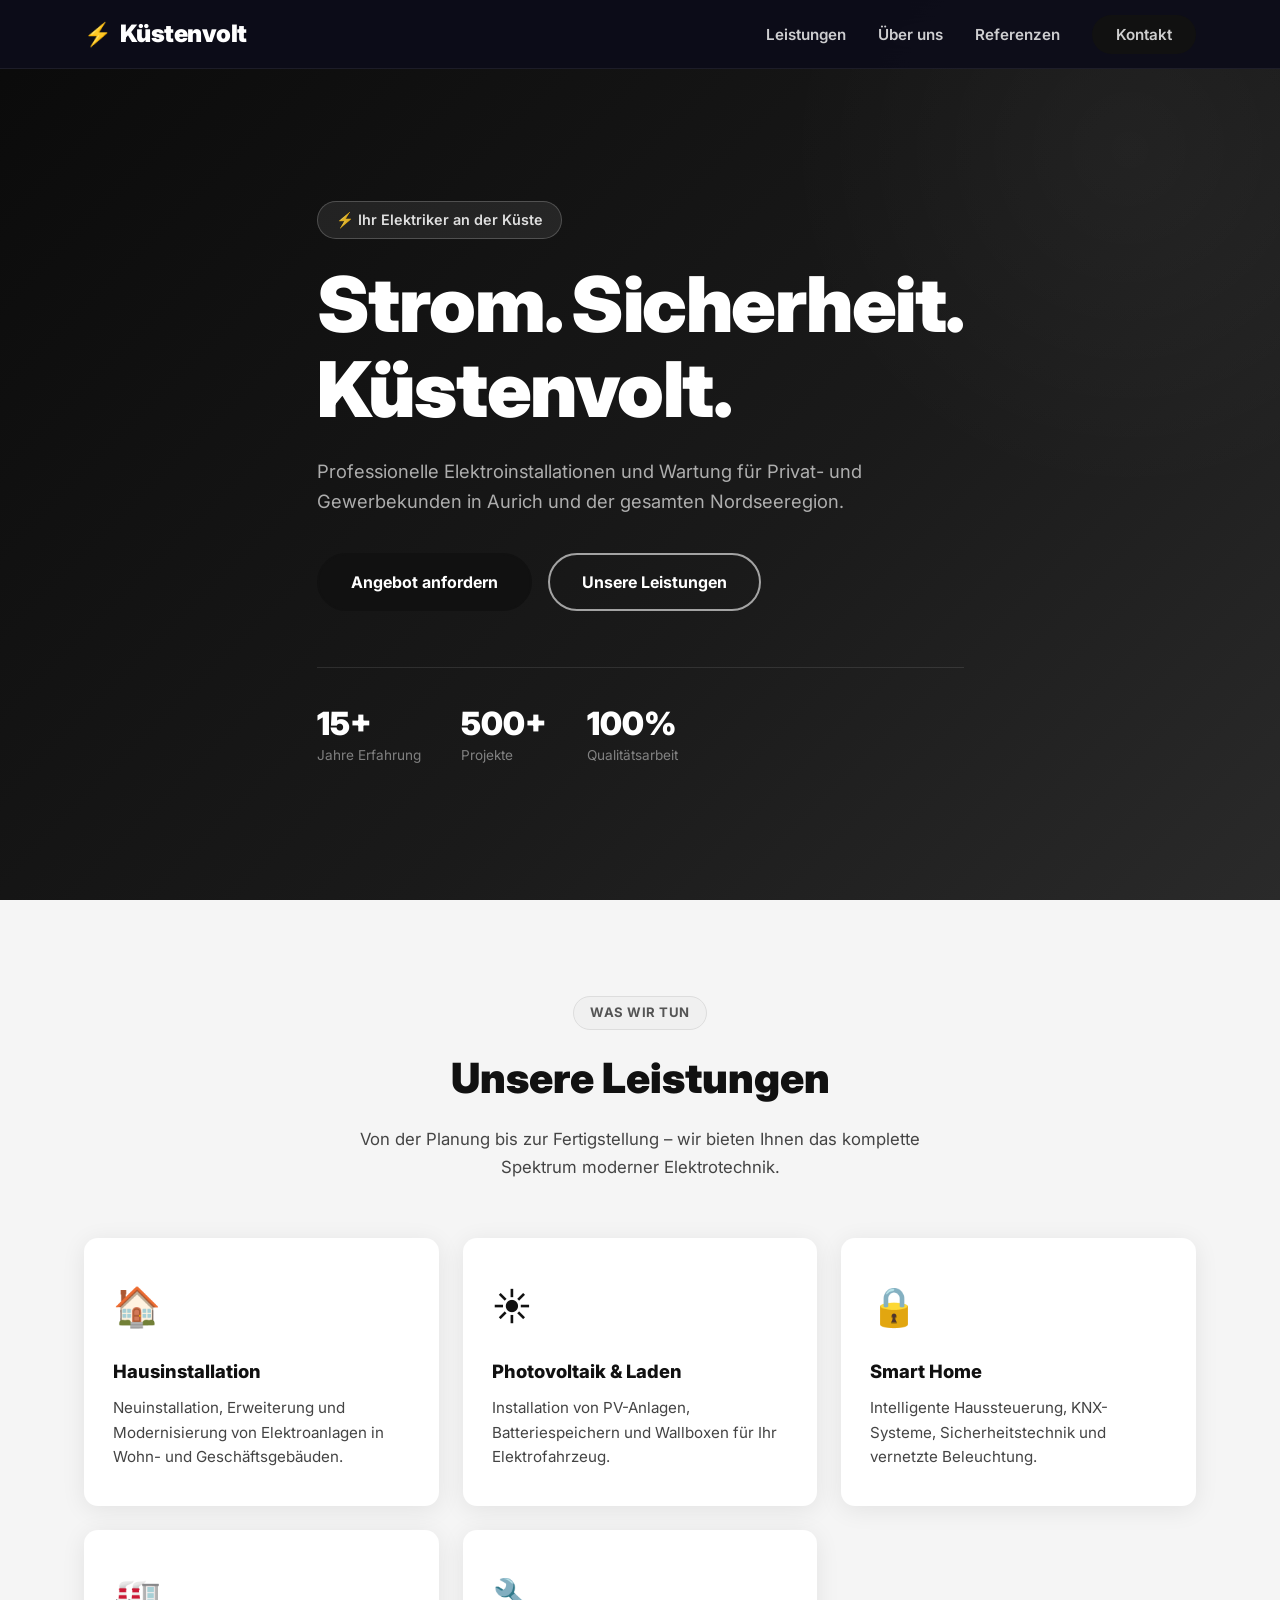
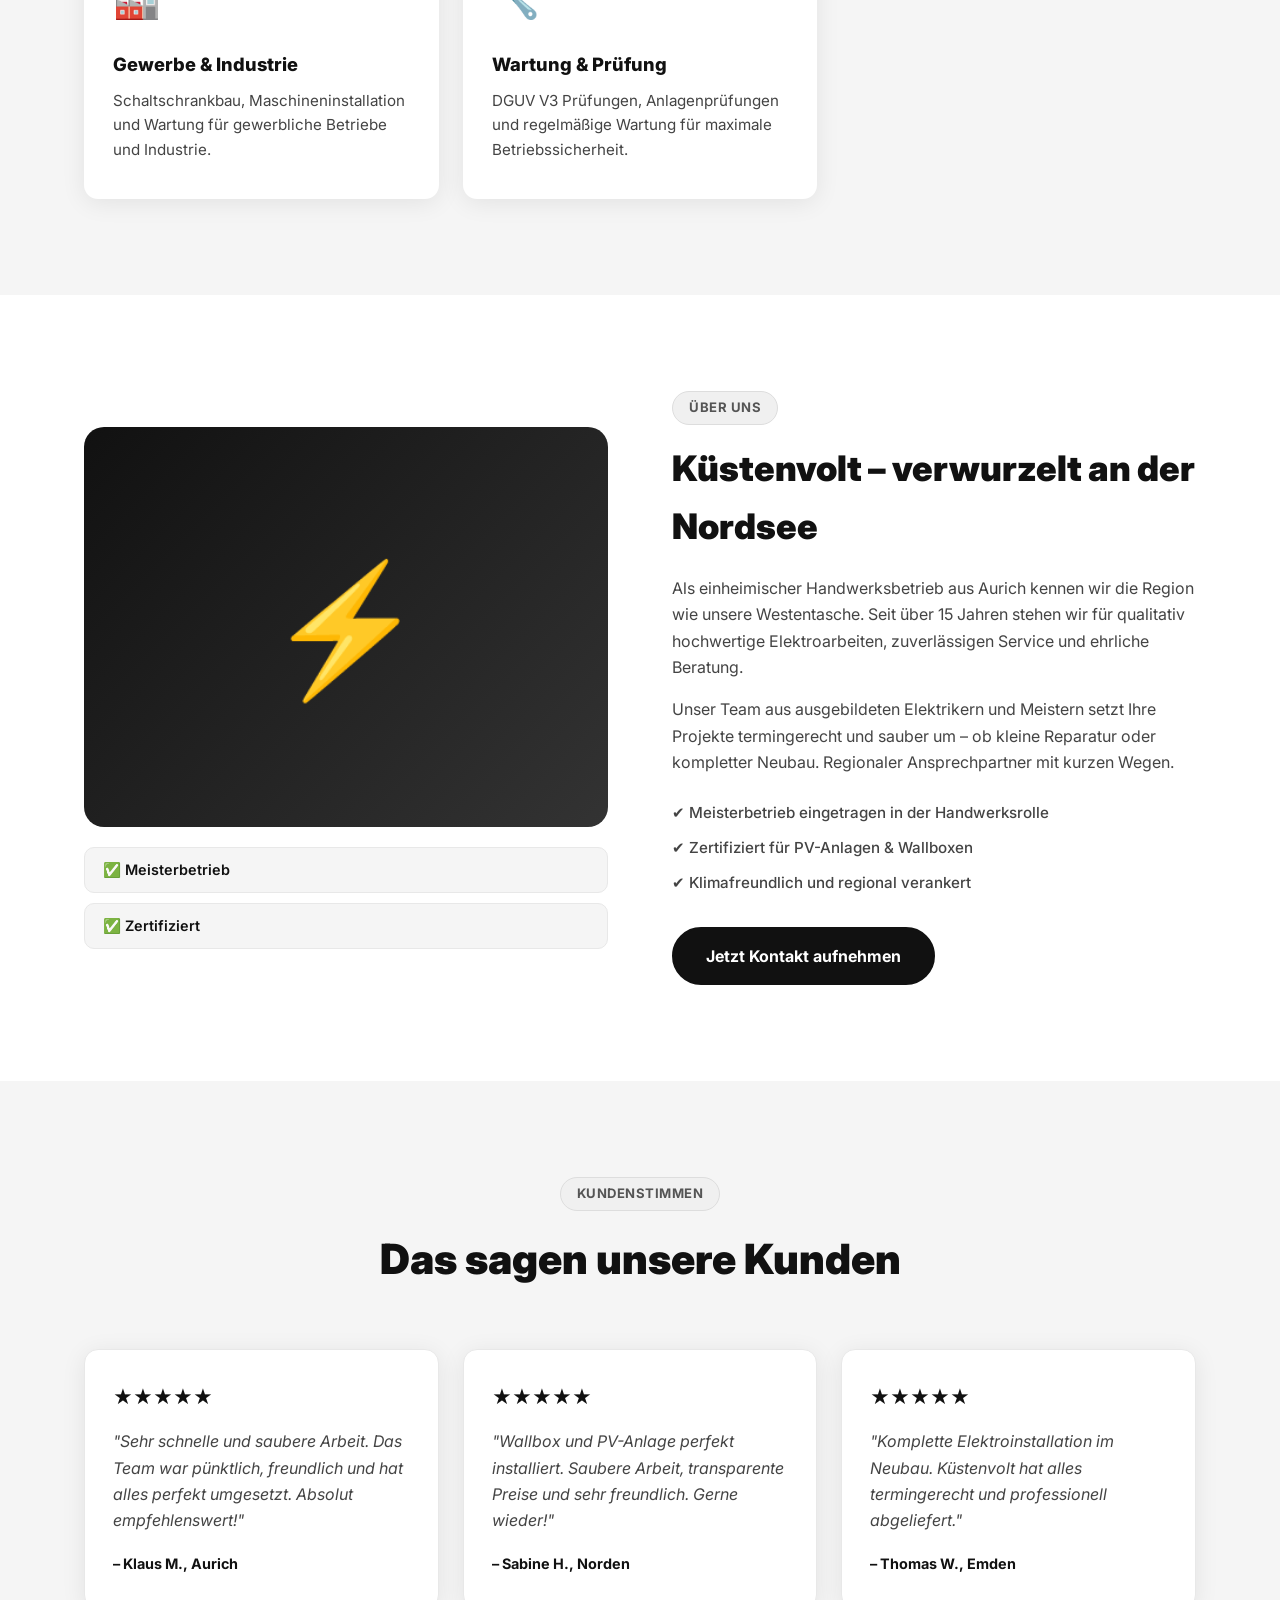
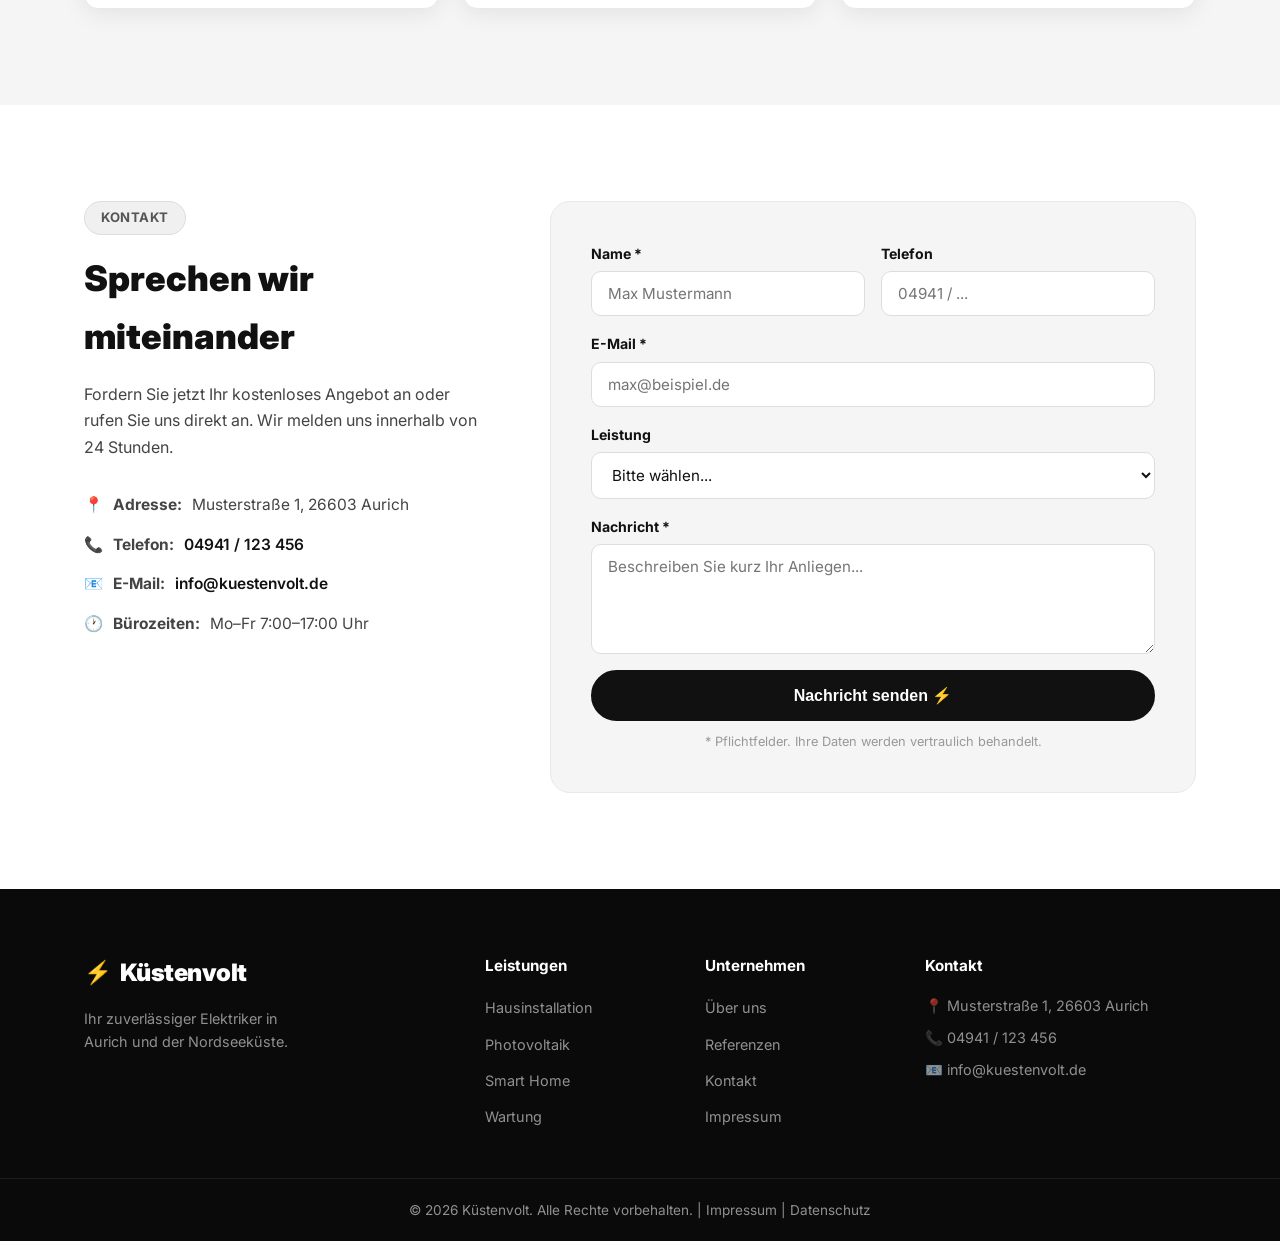
<file: index.html>
<!DOCTYPE html>
<html lang="de">
<head>
  <meta charset="UTF-8" />
  <meta name="viewport" content="width=device-width, initial-scale=1.0" />
  <meta name="description" content="Küstenvolt – Ihr zuverlässiger Elektriker in Aurich und der Nordseeküste. Elektroinstallation und Wartung." />
  <title>Küstenvolt – Elektriker Aurich</title>
  <link rel="stylesheet" href="style.css" />
  <link rel="preconnect" href="https://fonts.googleapis.com">
  <link rel="preconnect" href="https://fonts.gstatic.com" crossorigin>
  <link href="https://fonts.googleapis.com/css2?family=Inter:wght@400;600;700;900&display=swap" rel="stylesheet">
</head>
<body>

  <!-- NAV -->
  <header class="navbar">
    <div class="container nav-inner">
      <a href="#" class="logo">
        <span class="logo-icon">⚡</span> Küstenvolt
      </a>
      <nav>
        <ul class="nav-links">
          <li><a href="#leistungen">Leistungen</a></li>
          <li><a href="#ueber-uns">Über uns</a></li>
          <li><a href="#referenzen">Referenzen</a></li>
          <li><a href="#kontakt" class="btn-nav">Kontakt</a></li>
        </ul>
      </nav>
      <button class="hamburger" id="hamburger" aria-label="Menü öffnen">
        <span></span><span></span><span></span>
      </button>
    </div>
  </header>

  <!-- HERO -->
  <section class="hero">
    <div class="container hero-content">
      <p class="hero-badge">⚡ Ihr Elektriker an der Küste</p>
      <h1>Strom. Sicherheit.<br>Küstenvolt.</h1>
      <p class="hero-sub">Professionelle Elektroinstallationen und Wartung für Privat- und Gewerbekunden in Aurich und der gesamten Nordseeregion.</p>
      <div class="hero-btns">
        <a href="#kontakt" class="btn btn-primary">Angebot anfordern</a>
        <a href="#leistungen" class="btn btn-outline">Unsere Leistungen</a>
      </div>
      <div class="hero-stats">
        <div class="stat"><span class="stat-num">15+</span><span class="stat-label">Jahre Erfahrung</span></div>
        <div class="stat"><span class="stat-num">500+</span><span class="stat-label">Projekte</span></div>
        <div class="stat"><span class="stat-num">100%</span><span class="stat-label">Qualitätsarbeit</span></div>
      </div>
    </div>
  </section>

  <!-- LEISTUNGEN -->
  <section class="leistungen section" id="leistungen">
    <div class="container">
      <div class="section-head">
        <span class="section-badge">Was wir tun</span>
        <h2>Unsere Leistungen</h2>
        <p>Von der Planung bis zur Fertigstellung – wir bieten Ihnen das komplette Spektrum moderner Elektrotechnik.</p>
      </div>
      <div class="cards-grid">
        <div class="card">
          <div class="card-icon">🏠</div>
          <h3>Hausinstallation</h3>
          <p>Neuinstallation, Erweiterung und Modernisierung von Elektroanlagen in Wohn- und Geschäftsgebäuden.</p>
        </div>
        <div class="card">
          <div class="card-icon">☀️</div>
          <h3>Photovoltaik & Laden</h3>
          <p>Installation von PV-Anlagen, Batteriespeichern und Wallboxen für Ihr Elektrofahrzeug.</p>
        </div>
        <div class="card">
          <div class="card-icon">🔒</div>
          <h3>Smart Home</h3>
          <p>Intelligente Haussteuerung, KNX-Systeme, Sicherheitstechnik und vernetzte Beleuchtung.</p>
        </div>
        <div class="card">
          <div class="card-icon">🏭</div>
          <h3>Gewerbe & Industrie</h3>
          <p>Schaltschrankbau, Maschineninstallation und Wartung für gewerbliche Betriebe und Industrie.</p>
        </div>
        <div class="card">
          <div class="card-icon">🔧</div>
          <h3>Wartung & Prüfung</h3>
          <p>DGUV V3 Prüfungen, Anlagenprüfungen und regelmäßige Wartung für maximale Betriebssicherheit.</p>
        </div>
      </div>
    </div>
  </section>

  <!-- ÜBER UNS -->
  <section class="ueber section" id="ueber-uns">
    <div class="container ueber-inner">
      <div class="ueber-img">
        <div class="ueber-img-box">
          <div class="ueber-img-placeholder">⚡</div>
        </div>
        <div class="ueber-badge-box">
          <span class="ueber-badge">✅ Meisterbetrieb</span>
          <span class="ueber-badge">✅ Zertifiziert</span>
        </div>
      </div>
      <div class="ueber-text">
        <span class="section-badge">Über uns</span>
        <h2>Küstenvolt – verwurzelt an der Nordsee</h2>
        <p>Als einheimischer Handwerksbetrieb aus Aurich kennen wir die Region wie unsere Westentasche. Seit über 15 Jahren stehen wir für qualitativ hochwertige Elektroarbeiten, zuverlässigen Service und ehrliche Beratung.</p>
        <p>Unser Team aus ausgebildeten Elektrikern und Meistern setzt Ihre Projekte termingerecht und sauber um – ob kleine Reparatur oder kompletter Neubau. Regionaler Ansprechpartner mit kurzen Wegen.</p>
        <ul class="ueber-list">
          <li>✔ Meisterbetrieb eingetragen in der Handwerksrolle</li>
          <li>✔ Zertifiziert für PV-Anlagen & Wallboxen</li>
          <li>✔ Klimafreundlich und regional verankert</li>
        </ul>
        <a href="#kontakt" class="btn btn-primary">Jetzt Kontakt aufnehmen</a>
      </div>
    </div>
  </section>

  <!-- REFERENZEN -->
  <section class="referenzen section" id="referenzen">
    <div class="container">
      <div class="section-head">
        <span class="section-badge">Kundenstimmen</span>
        <h2>Das sagen unsere Kunden</h2>
      </div>
      <div class="reviews-grid">
        <div class="review-card">
          <div class="stars">★★★★★</div>
          <p>"Sehr schnelle und saubere Arbeit. Das Team war pünktlich, freundlich und hat alles perfekt umgesetzt. Absolut empfehlenswert!"</p>
          <strong>– Klaus M., Aurich</strong>
        </div>
        <div class="review-card">
          <div class="stars">★★★★★</div>
          <p>"Wallbox und PV-Anlage perfekt installiert. Saubere Arbeit, transparente Preise und sehr freundlich. Gerne wieder!"</p>
          <strong>– Sabine H., Norden</strong>
        </div>
        <div class="review-card">
          <div class="stars">★★★★★</div>
          <p>"Komplette Elektroinstallation im Neubau. Küstenvolt hat alles termingerecht und professionell abgeliefert."</p>
          <strong>– Thomas W., Emden</strong>
        </div>
      </div>
    </div>
  </section>

  <!-- KONTAKT -->
  <section class="kontakt section" id="kontakt">
    <div class="container kontakt-inner">
      <div class="kontakt-info">
        <span class="section-badge">Kontakt</span>
        <h2>Sprechen wir miteinander</h2>
        <p>Fordern Sie jetzt Ihr kostenloses Angebot an oder rufen Sie uns direkt an. Wir melden uns innerhalb von 24 Stunden.</p>
        <ul class="kontakt-list">
          <li>📍 <strong>Adresse:</strong> Musterstraße 1, 26603 Aurich</li>
          <li>📞 <strong>Telefon:</strong> <a href="tel:+494941123456">04941 / 123 456</a></li>
          <li>📧 <strong>E-Mail:</strong> <a href="mailto:info@kuestenvolt.de">info@kuestenvolt.de</a></li>
          <li>🕐 <strong>Bürozeiten:</strong> Mo–Fr 7:00–17:00 Uhr</li>
        </ul>
      </div>
      <div class="kontakt-form">
        <form id="contact-form">
          <div class="form-row">
            <div class="form-group">
              <label for="name">Name *</label>
              <input type="text" id="name" name="name" placeholder="Max Mustermann" required />
            </div>
            <div class="form-group">
              <label for="phone">Telefon</label>
              <input type="tel" id="phone" name="phone" placeholder="04941 / ..." />
            </div>
          </div>
          <div class="form-group">
            <label for="email">E-Mail *</label>
            <input type="email" id="email" name="email" placeholder="max@beispiel.de" required />
          </div>
          <div class="form-group">
            <label for="leistung">Leistung</label>
            <select id="leistung" name="leistung">
              <option value="">Bitte wählen...</option>
              <option>Hausinstallation</option>
              <option>Photovoltaik / Wallbox</option>
              <option>Smart Home</option>
              <option>Gewerbe / Industrie</option>
              <option>Wartung / Prüfung</option>
              <option>Sonstiges</option>
            </select>
          </div>
          <div class="form-group">
            <label for="nachricht">Nachricht *</label>
            <textarea id="nachricht" name="nachricht" rows="4" placeholder="Beschreiben Sie kurz Ihr Anliegen..." required></textarea>
          </div>
          <button type="submit" class="btn btn-primary btn-full">Nachricht senden ⚡</button>
          <p class="form-note">* Pflichtfelder. Ihre Daten werden vertraulich behandelt.</p>
        </form>
      </div>
    </div>
  </section>

  <!-- FOOTER -->
  <footer class="footer">
    <div class="container footer-inner">
      <div class="footer-brand">
        <a href="#" class="logo"><span class="logo-icon">⚡</span> Küstenvolt</a>
        <p>Ihr zuverlässiger Elektriker in Aurich und der Nordseeküste.</p>
      </div>
      <div class="footer-links">
        <h4>Leistungen</h4>
        <ul>
          <li><a href="#leistungen">Hausinstallation</a></li>
          <li><a href="#leistungen">Photovoltaik</a></li>
          <li><a href="#leistungen">Smart Home</a></li>
          <li><a href="#leistungen">Wartung</a></li>
        </ul>
      </div>
      <div class="footer-links">
        <h4>Unternehmen</h4>
        <ul>
          <li><a href="#ueber-uns">Über uns</a></li>
          <li><a href="#referenzen">Referenzen</a></li>
          <li><a href="#kontakt">Kontakt</a></li>
          <li><a href="impressum.html">Impressum</a></li>
        </ul>
      </div>
      <div class="footer-contact">
        <h4>Kontakt</h4>
        <p>📍 Musterstraße 1, 26603 Aurich</p>
        <p>📞 <a href="tel:+494941123456">04941 / 123 456</a></p>
        <p>📧 <a href="mailto:info@kuestenvolt.de">info@kuestenvolt.de</a></p>
      </div>
    </div>
    <div class="footer-bottom">
      <p>© 2026 Küstenvolt. Alle Rechte vorbehalten. | <a href="impressum.html">Impressum</a> | <a href="datenschutz.html">Datenschutz</a></p>
    </div>
  </footer>

  <script src="script.js"></script>
</body>
</html>
</file>
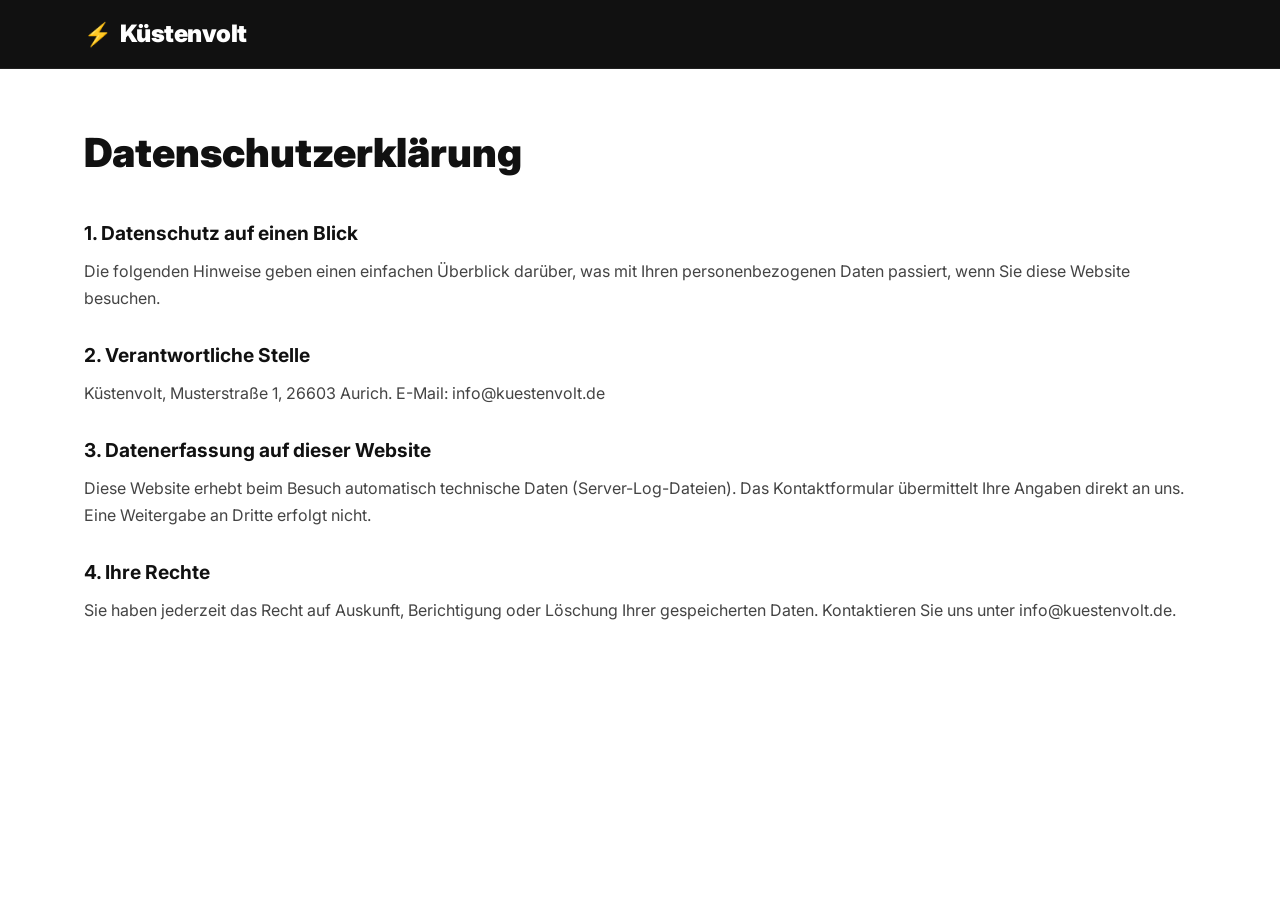
<file: datenschutz.html>
<!DOCTYPE html>
<html lang="de">
<head>
  <meta charset="UTF-8" />
  <meta name="viewport" content="width=device-width, initial-scale=1.0" />
  <title>Datenschutz – Küstenvolt</title>
  <link rel="stylesheet" href="style.css" />
  <link href="https://fonts.googleapis.com/css2?family=Inter:wght@400;600;700;900&display=swap" rel="stylesheet">
  <style>
    .datenschutz-page { padding: 120px 0 80px; min-height: 80vh; }
    .datenschutz-page h1 { font-size: 2.5rem; font-weight: 900; margin-bottom: 32px; }
    .datenschutz-page h2 { font-size: 1.2rem; font-weight: 700; margin: 28px 0 8px; }
    .datenschutz-page p { color: var(--text); line-height: 1.7; }
  </style>
</head>
<body>
  <header class="navbar">
    <div class="container nav-inner">
      <a href="index.html" class="logo"><span class="logo-icon">⚡</span> Küstenvolt</a>
    </div>
  </header>
  <div class="datenschutz-page">
    <div class="container">
      <h1>Datenschutzerklärung</h1>
      <h2>1. Datenschutz auf einen Blick</h2>
      <p>Die folgenden Hinweise geben einen einfachen Überblick darüber, was mit Ihren personenbezogenen Daten passiert, wenn Sie diese Website besuchen.</p>
      <h2>2. Verantwortliche Stelle</h2>
      <p>Küstenvolt, Musterstraße 1, 26603 Aurich. E-Mail: info@kuestenvolt.de</p>
      <h2>3. Datenerfassung auf dieser Website</h2>
      <p>Diese Website erhebt beim Besuch automatisch technische Daten (Server-Log-Dateien). Das Kontaktformular übermittelt Ihre Angaben direkt an uns. Eine Weitergabe an Dritte erfolgt nicht.</p>
      <h2>4. Ihre Rechte</h2>
      <p>Sie haben jederzeit das Recht auf Auskunft, Berichtigung oder Löschung Ihrer gespeicherten Daten. Kontaktieren Sie uns unter info@kuestenvolt.de.</p>
    </div>
  </div>
</body>
</html>
</file>
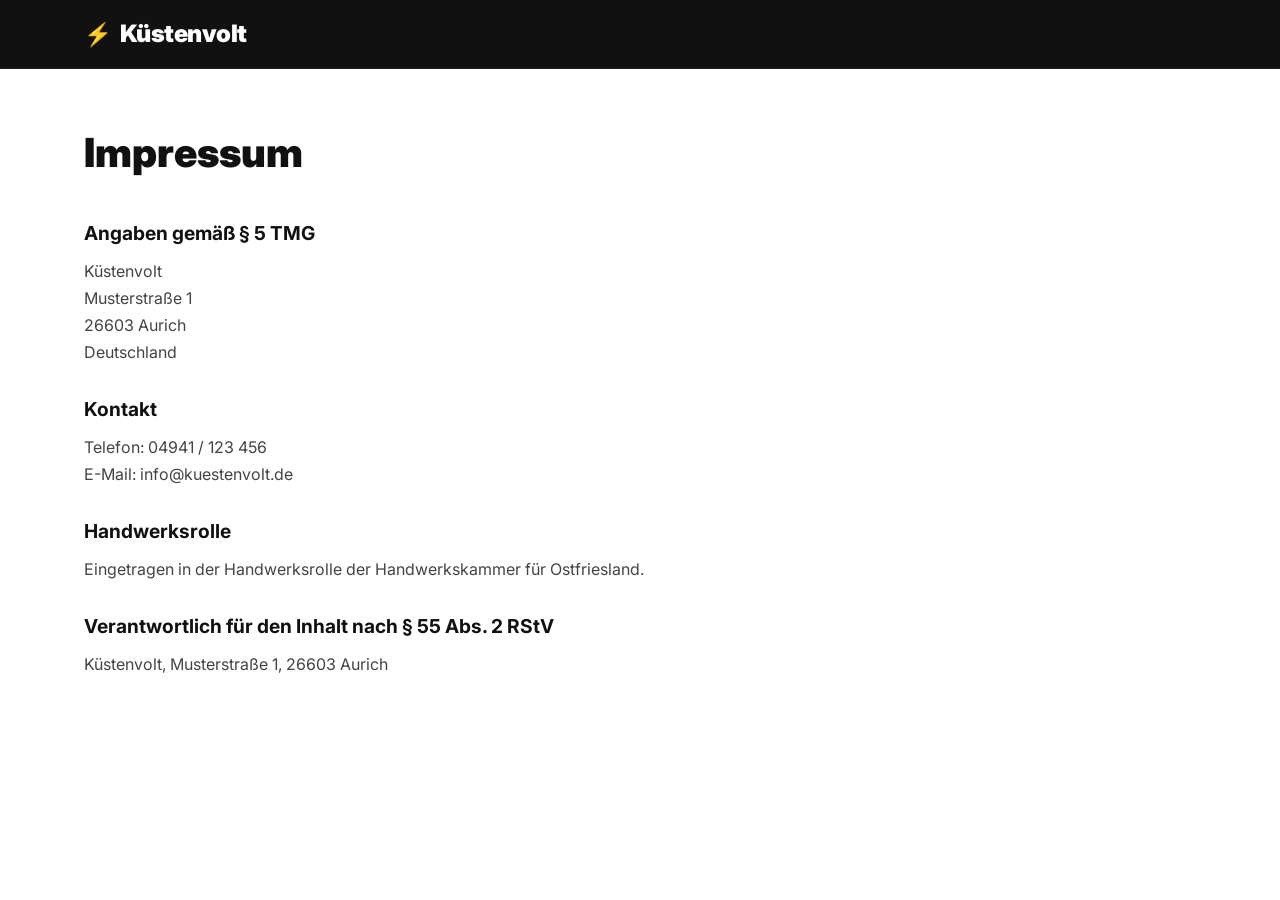
<file: impressum.html>
<!DOCTYPE html>
<html lang="de">
<head>
  <meta charset="UTF-8" />
  <meta name="viewport" content="width=device-width, initial-scale=1.0" />
  <title>Impressum – Küstenvolt</title>
  <link rel="stylesheet" href="style.css" />
  <link href="https://fonts.googleapis.com/css2?family=Inter:wght@400;600;700;900&display=swap" rel="stylesheet">
  <style>
    .impressum-page { padding: 120px 0 80px; min-height: 80vh; }
    .impressum-page h1 { font-size: 2.5rem; font-weight: 900; margin-bottom: 32px; }
    .impressum-page h2 { font-size: 1.2rem; font-weight: 700; margin: 28px 0 8px; }
    .impressum-page p, .impressum-page a { color: var(--text); line-height: 1.7; }
  </style>
</head>
<body>
  <header class="navbar">
    <div class="container nav-inner">
      <a href="index.html" class="logo"><span class="logo-icon">⚡</span> Küstenvolt</a>
    </div>
  </header>
  <div class="impressum-page">
    <div class="container">
      <h1>Impressum</h1>
      <h2>Angaben gemäß § 5 TMG</h2>
      <p>Küstenvolt<br>Musterstraße 1<br>26603 Aurich<br>Deutschland</p>
      <h2>Kontakt</h2>
      <p>Telefon: 04941 / 123 456<br>E-Mail: info@kuestenvolt.de</p>
      <h2>Handwerksrolle</h2>
      <p>Eingetragen in der Handwerksrolle der Handwerkskammer für Ostfriesland.</p>
      <h2>Verantwortlich für den Inhalt nach § 55 Abs. 2 RStV</h2>
      <p>Küstenvolt, Musterstraße 1, 26603 Aurich</p>
    </div>
  </div>
</body>
</html>
</file>
<file: style.css>
/* ===== RESET & BASE ===== */
*, *::before, *::after { box-sizing: border-box; margin: 0; padding: 0; }
html { scroll-behavior: smooth; }
body { font-family: 'Inter', sans-serif; color: #111; background: #fff; line-height: 1.65; }
a { text-decoration: none; color: inherit; }
ul { list-style: none; }
img { max-width: 100%; display: block; }

/* ===== VARIABLES ===== */
:root {
  --accent: #111111;
  --accent-hover: #333333;
  --dark: #0a0a0a;
  --dark2: #111111;
  --gray: #f5f5f5;
  --gray2: #e8e8e8;
  --text: #444444;
  --text-light: #777777;
  --radius: 14px;
  --shadow: 0 4px 24px rgba(0,0,0,0.08);
  --shadow-hover: 0 12px 40px rgba(0,0,0,0.14);
}

/* ===== CONTAINER ===== */
.container { max-width: 1160px; margin: 0 auto; padding: 0 24px; }

/* ===== BUTTONS ===== */
.btn { display: inline-block; padding: 14px 32px; border-radius: 50px; font-weight: 700; font-size: 1rem; cursor: pointer; transition: all 0.2s; border: 2px solid transparent; }
.btn-primary { background: #111; color: #fff; border-color: #111; }
.btn-primary:hover { background: #333; border-color: #333; transform: translateY(-2px); box-shadow: 0 6px 20px rgba(0,0,0,0.25); }
.btn-outline { background: transparent; color: #fff; border-color: rgba(255,255,255,0.6); }
.btn-outline:hover { background: rgba(255,255,255,0.12); transform: translateY(-2px); }
.btn-full { width: 100%; text-align: center; }
.btn-nav { background: #111; color: #fff; padding: 10px 24px; border-radius: 50px; font-weight: 700; transition: all 0.2s; }
.btn-nav:hover { background: #333; }

/* ===== NAVBAR ===== */
.navbar { position: fixed; top: 0; left: 0; right: 0; z-index: 1000; background: rgba(10,10,10,0.97); backdrop-filter: blur(12px); border-bottom: 1px solid rgba(255,255,255,0.07); }
.nav-inner { display: flex; align-items: center; justify-content: space-between; height: 68px; }
.logo { font-size: 1.5rem; font-weight: 900; color: #fff; letter-spacing: -0.5px; display: flex; align-items: center; gap: 8px; }
.logo-icon { font-size: 1.4rem; }
.nav-links { display: flex; align-items: center; gap: 32px; }
.nav-links a { color: rgba(255,255,255,0.75); font-weight: 600; font-size: 0.95rem; transition: color 0.2s; }
.nav-links a:hover { color: #fff; }
.hamburger { display: none; flex-direction: column; gap: 5px; background: none; border: none; cursor: pointer; padding: 4px; }
.hamburger span { display: block; width: 26px; height: 3px; background: #fff; border-radius: 3px; transition: all 0.3s; }

/* ===== HERO ===== */
.hero { min-height: 100vh; background: linear-gradient(135deg, #0a0a0a 0%, #1a1a1a 60%, #2a2a2a 100%); display: flex; align-items: center; position: relative; padding-top: 68px; overflow: hidden; }
.hero::before { content: ''; position: absolute; top: -200px; right: -200px; width: 700px; height: 700px; background: radial-gradient(circle, rgba(255,255,255,0.04) 0%, transparent 70%); pointer-events: none; }
.hero-content { position: relative; z-index: 2; max-width: 700px; padding: 80px 0; }
.hero-badge { display: inline-block; background: rgba(255,255,255,0.08); color: rgba(255,255,255,0.85); border: 1px solid rgba(255,255,255,0.2); padding: 6px 18px; border-radius: 50px; font-size: 0.9rem; font-weight: 600; margin-bottom: 24px; }
.hero h1 { font-size: clamp(2.8rem, 6vw, 5rem); font-weight: 900; color: #fff; line-height: 1.1; margin-bottom: 24px; letter-spacing: -1.5px; }
.hero-sub { font-size: 1.15rem; color: rgba(255,255,255,0.65); margin-bottom: 36px; max-width: 560px; }
.hero-btns { display: flex; gap: 16px; flex-wrap: wrap; margin-bottom: 56px; }
.hero-stats { display: flex; gap: 40px; flex-wrap: wrap; padding-top: 40px; border-top: 1px solid rgba(255,255,255,0.1); }
.stat { display: flex; flex-direction: column; }
.stat-num { font-size: 2rem; font-weight: 900; color: #fff; line-height: 1; }
.stat-label { font-size: 0.85rem; color: rgba(255,255,255,0.45); margin-top: 4px; }

/* ===== SECTION BASE ===== */
.section { padding: 96px 0; }
.section-head { text-align: center; margin-bottom: 56px; }
.section-badge { display: inline-block; background: #f0f0f0; color: #555; border: 1px solid #ddd; padding: 5px 16px; border-radius: 50px; font-size: 0.82rem; font-weight: 700; letter-spacing: 0.5px; text-transform: uppercase; margin-bottom: 14px; }
.section-head h2 { font-size: clamp(1.8rem, 3.5vw, 2.6rem); font-weight: 900; color: #111; margin-bottom: 14px; }
.section-head p { color: var(--text); max-width: 560px; margin: 0 auto; font-size: 1.05rem; }

/* ===== LEISTUNGEN CARDS ===== */
.leistungen { background: var(--gray); }
.cards-grid { display: grid; grid-template-columns: repeat(auto-fit, minmax(280px, 1fr)); gap: 24px; }
.card { background: #fff; border-radius: var(--radius); padding: 36px 28px; box-shadow: var(--shadow); transition: all 0.25s; border: 1.5px solid transparent; }
.card:hover { transform: translateY(-6px); border-color: #111; box-shadow: var(--shadow-hover); }
.card-icon { font-size: 2.4rem; margin-bottom: 18px; }
.card h3 { font-size: 1.15rem; font-weight: 800; margin-bottom: 10px; color: #111; }
.card p { color: var(--text); font-size: 0.95rem; line-height: 1.6; }

/* ===== ÜBER UNS ===== */
.ueber { background: #fff; }
.ueber-inner { display: grid; grid-template-columns: 1fr 1fr; gap: 64px; align-items: center; }
.ueber-img-box { background: linear-gradient(135deg, #111, #333); border-radius: 20px; height: 400px; display: flex; align-items: center; justify-content: center; font-size: 8rem; margin-bottom: 20px; }
.ueber-badge-box { display: flex; flex-direction: column; gap: 10px; }
.ueber-badge { background: var(--gray); border: 1px solid var(--gray2); padding: 10px 18px; border-radius: 10px; font-size: 0.9rem; font-weight: 600; color: #111; }
.ueber-text h2 { font-size: clamp(1.6rem, 3vw, 2.2rem); font-weight: 900; margin-bottom: 20px; color: #111; }
.ueber-text p { color: var(--text); margin-bottom: 16px; font-size: 1rem; }
.ueber-list { margin: 24px 0 32px; display: flex; flex-direction: column; gap: 10px; }
.ueber-list li { color: var(--text); font-size: 0.95rem; font-weight: 500; }

/* ===== REFERENZEN ===== */
.referenzen { background: var(--gray); }
.reviews-grid { display: grid; grid-template-columns: repeat(auto-fit, minmax(280px, 1fr)); gap: 24px; }
.review-card { background: #fff; border-radius: var(--radius); padding: 32px 28px; box-shadow: var(--shadow); border: 1.5px solid var(--gray2); }
.stars { color: #111; font-size: 1.2rem; margin-bottom: 14px; }
.review-card p { color: var(--text); font-style: italic; margin-bottom: 16px; line-height: 1.65; }
.review-card strong { color: #111; font-size: 0.9rem; }

/* ===== KONTAKT ===== */
.kontakt { background: #fff; }
.kontakt-inner { display: grid; grid-template-columns: 1fr 1.2fr; gap: 64px; align-items: start; }
.kontakt-info h2 { font-size: clamp(1.6rem, 3vw, 2.2rem); font-weight: 900; margin-bottom: 16px; color: #111; }
.kontakt-info > p { color: var(--text); margin-bottom: 32px; }
.kontakt-list { display: flex; flex-direction: column; gap: 14px; }
.kontakt-list li { display: flex; gap: 10px; font-size: 0.97rem; color: var(--text); align-items: flex-start; }
.kontakt-list a { color: #111; font-weight: 600; }
.kontakt-list a:hover { color: #555; }
.kontakt-form { background: var(--gray); border-radius: 20px; padding: 40px; border: 1.5px solid var(--gray2); }
.form-row { display: grid; grid-template-columns: 1fr 1fr; gap: 16px; }
.form-group { display: flex; flex-direction: column; gap: 6px; margin-bottom: 16px; }
.form-group label { font-size: 0.88rem; font-weight: 700; color: #111; }
.form-group input, .form-group select, .form-group textarea { padding: 12px 16px; border: 1.5px solid #ddd; border-radius: 10px; font-size: 0.95rem; font-family: 'Inter', sans-serif; background: #fff; transition: border-color 0.2s; outline: none; color: #111; }
.form-group input:focus, .form-group select:focus, .form-group textarea:focus { border-color: #111; }
.form-group textarea { resize: vertical; min-height: 110px; }
.form-note { margin-top: 10px; font-size: 0.8rem; color: #999; text-align: center; }

/* ===== FOOTER ===== */
.footer { background: #0a0a0a; color: rgba(255,255,255,0.55); padding-top: 64px; }
.footer-inner { display: grid; grid-template-columns: 2fr 1fr 1fr 1.5fr; gap: 40px; padding-bottom: 48px; }
.footer-brand .logo { margin-bottom: 14px; }
.footer-brand p { font-size: 0.9rem; line-height: 1.6; max-width: 240px; }
.footer-links h4, .footer-contact h4 { color: #fff; font-size: 0.95rem; font-weight: 700; margin-bottom: 16px; }
.footer-links ul { display: flex; flex-direction: column; gap: 10px; }
.footer-links a { font-size: 0.9rem; transition: color 0.2s; }
.footer-links a:hover { color: #fff; }
.footer-contact p { font-size: 0.9rem; margin-bottom: 8px; }
.footer-contact a { color: rgba(255,255,255,0.55); transition: color 0.2s; }
.footer-contact a:hover { color: #fff; }
.footer-bottom { border-top: 1px solid rgba(255,255,255,0.08); padding: 20px 0; text-align: center; font-size: 0.85rem; }
.footer-bottom a { transition: color 0.2s; }
.footer-bottom a:hover { color: #fff; }

/* ===== RESPONSIVE ===== */
@media (max-width: 900px) {
  .ueber-inner, .kontakt-inner { grid-template-columns: 1fr; gap: 40px; }
  .footer-inner { grid-template-columns: 1fr 1fr; }
  .nav-links { display: none; }
  .hamburger { display: flex; }
  .nav-links.open { display: flex; flex-direction: column; position: absolute; top: 68px; left: 0; right: 0; background: rgba(10,10,10,0.98); padding: 24px; gap: 20px; border-bottom: 1px solid rgba(255,255,255,0.08); }
}
@media (max-width: 600px) {
  .hero-btns { flex-direction: column; }
  .hero-stats { gap: 24px; }
  .form-row { grid-template-columns: 1fr; }
  .footer-inner { grid-template-columns: 1fr; }
  .kontakt-form { padding: 24px; }
}
</file>
